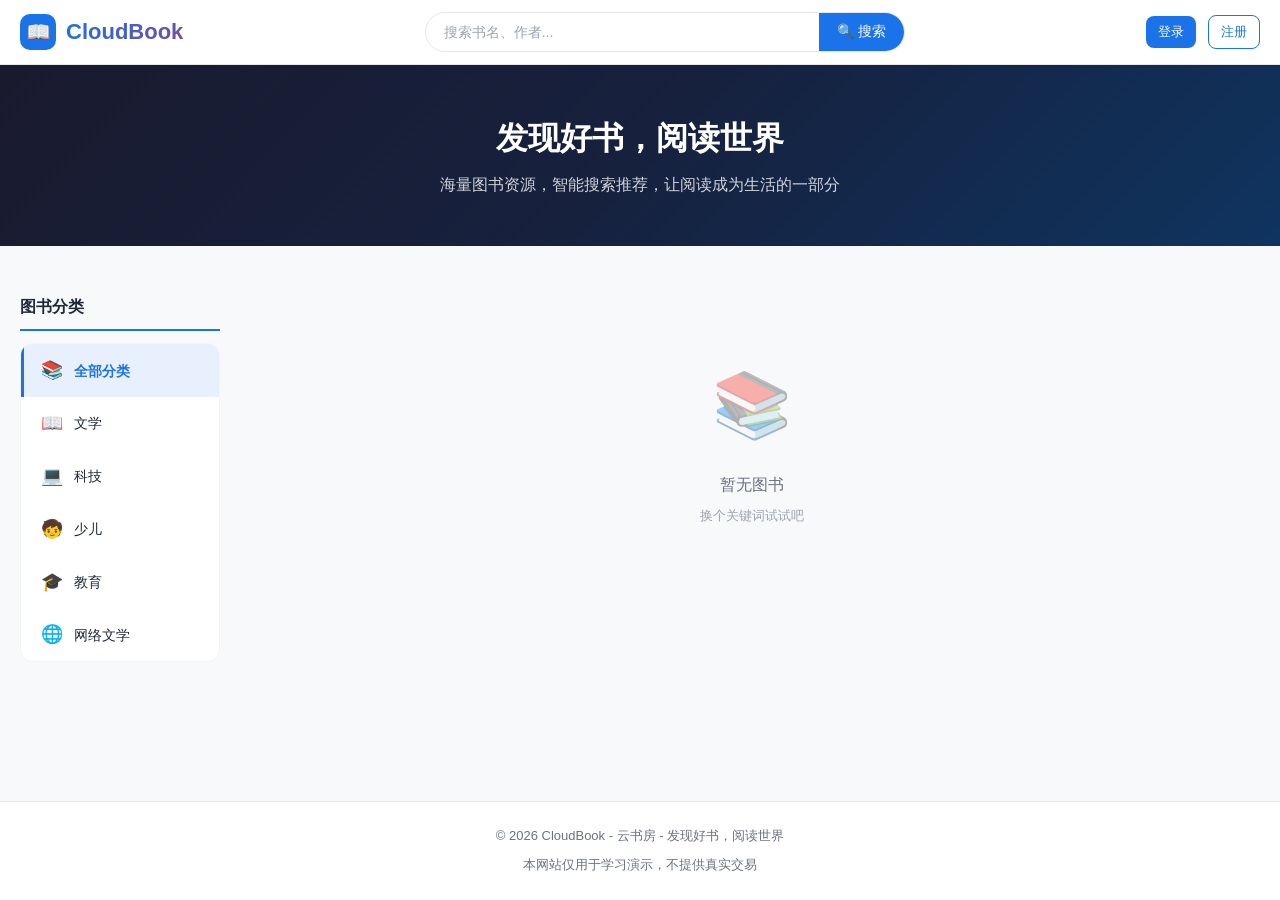
<file: frontend/index.html>
<!DOCTYPE html>
<html lang="zh-CN">
<head>
    <meta charset="UTF-8" />
    <meta name="viewport" content="width=device-width, initial-scale=1.0" />
    <title>CloudBook 云书房 - 发现好书，阅读世界</title>
    <link rel="stylesheet" href="./css/common.css" />
    <link rel="stylesheet" href="./css/components.css" />
    <link rel="stylesheet" href="./css/layout.css" />
    <link rel="stylesheet" href="./css/pages/home.css" />
</head>
<body>
    <div id="header"></div>

    <div class="home-banner">
        <div class="container">
            <h2>发现好书，阅读世界</h2>
            <p>海量图书资源，智能搜索推荐，让阅读成为生活的一部分</p>
        </div>
    </div>

    <div class="main-content">
        <div class="container">
            <div class="page-layout">
                <aside class="sidebar">
                    <div class="sidebar-title">图书分类</div>
                    <div class="category-list">
                        <div class="category-item active" data-category-id="0">
                            <span class="cat-icon">📚</span> 全部分类
                        </div>
                        <div class="category-item" data-category-id="1">
                            <span class="cat-icon">📖</span> 文学
                        </div>
                        <div class="category-item" data-category-id="2">
                            <span class="cat-icon">💻</span> 科技
                        </div>
                        <div class="category-item" data-category-id="3">
                            <span class="cat-icon">🧒</span> 少儿
                        </div>
                        <div class="category-item" data-category-id="4">
                            <span class="cat-icon">🎓</span> 教育
                        </div>
                        <div class="category-item" data-category-id="5">
                            <span class="cat-icon">🌐</span> 网络文学
                        </div>
                    </div>
                </aside>

                <div class="content-area">
                    <div class="book-grid" id="book-list">
                        <div class="loading-inline" style="grid-column:1/-1;">加载中...</div>
                    </div>
                    <div id="pagination-container"></div>
                </div>
            </div>
        </div>
    </div>

    <div id="footer"></div>

    <script src="./js/core/config.js"></script>
    <script src="./js/core/utils.js"></script>
    <script src="./js/core/api.js"></script>
    <script src="./js/modules/auth.js"></script>
    <script src="./js/modules/books.js"></script>
    <script src="./js/modules/cart.js"></script>
    <script src="./js/components/header.js"></script>
    <script src="./js/components/footer.js"></script>
    <script src="./js/components/pagination.js"></script>
    <script src="./js/components/modal.js"></script>
    <script src="./js/components/loading.js"></script>
    <script src="./js/app.js"></script>
</body>
</html>
</file>
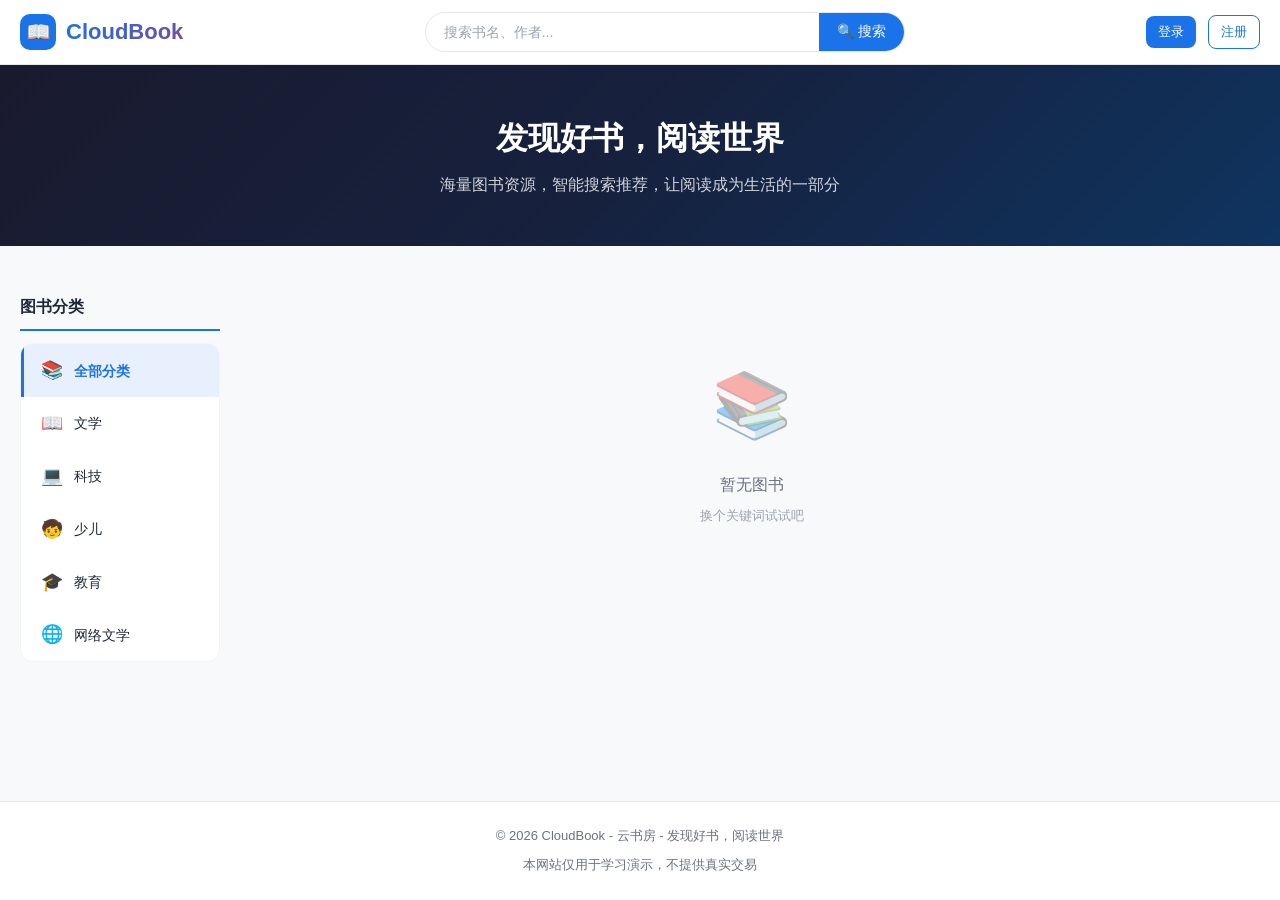
<file: frontend/book_detail.html>
<!DOCTYPE html>
<html lang="zh-CN">
<head>
    <meta charset="UTF-8" />
    <meta name="viewport" content="width=device-width, initial-scale=1.0" />
    <title>图书详情 - CloudBook 云书房</title>
    <link rel="stylesheet" href="./css/common.css" />
    <link rel="stylesheet" href="./css/components.css" />
    <link rel="stylesheet" href="./css/layout.css" />
    <style>
        .detail-container {
            background: var(--bg-white);
            border-radius: var(--radius-lg);
            padding: 32px;
            display: flex;
            gap: 32px;
            border: 1px solid var(--border-light);
        }
        .detail-cover {
            flex-shrink: 0;
            width: 280px;
            height: 364px;
            border-radius: var(--radius);
            overflow: hidden;
            background: linear-gradient(135deg, #667eea 0%, #764ba2 100%);
        }
        .detail-cover img {
            width: 100%;
            height: 100%;
            object-fit: cover;
        }
        .detail-cover .cover-placeholder {
            width: 100%;
            height: 100%;
            display: flex;
            align-items: center;
            justify-content: center;
            font-size: 72px;
            color: rgba(255,255,255,0.5);
        }
        .detail-info {
            flex: 1;
        }
        .detail-info h1 {
            font-size: 26px;
            font-weight: 700;
            margin-bottom: 8px;
        }
        .detail-info .detail-author {
            font-size: 15px;
            color: var(--text-secondary);
            margin-bottom: 4px;
        }
        .detail-info .detail-category {
            display: inline-block;
            background: var(--primary-light);
            color: var(--primary);
            padding: 4px 12px;
            border-radius: var(--radius-full);
            font-size: 13px;
            margin-bottom: 16px;
        }
        .detail-info .detail-price {
            font-size: 32px;
            font-weight: 700;
            color: #e74c3c;
            margin-bottom: 8px;
        }
        .detail-info .detail-stock {
            font-size: 14px;
            color: var(--text-secondary);
            margin-bottom: 16px;
        }
        .detail-info .detail-desc {
            font-size: 14px;
            color: var(--text-secondary);
            line-height: 1.8;
            margin-bottom: 24px;
            padding: 16px;
            background: var(--bg);
            border-radius: var(--radius);
        }
        .detail-actions {
            display: flex;
            align-items: center;
            gap: 16px;
        }
        .detail-actions .quantity-input {
            height: 44px;
        }
        .detail-actions .quantity-input button,
        .detail-actions .quantity-input input {
            height: 44px;
        }
        @media (max-width: 768px) {
            .detail-container {
                flex-direction: column;
                padding: 20px;
            }
            .detail-cover {
                width: 100%;
                max-width: 280px;
                margin: 0 auto;
            }
        }
    </style>
</head>
<body>
    <div id="header"></div>

    <div class="main-content">
        <div class="container">
            <div class="breadcrumb">
                <a href="./index.html">首页</a>
                <span class="separator">/</span>
                <span>图书详情</span>
            </div>

            <div id="detail-container">
                <div class="detail-container">
                    <div class="detail-cover" id="detail-cover">
                        <div class="cover-placeholder">📖</div>
                    </div>
                    <div class="detail-info">
                        <h1 id="detail-title">加载中...</h1>
                        <p class="detail-author" id="detail-author"></p>
                        <span class="detail-category" id="detail-category"></span>
                        <div class="detail-price" id="detail-price"></div>
                        <div class="detail-stock" id="detail-stock"></div>
                        <div class="detail-desc" id="detail-description"></div>
                        <div class="detail-actions">
                            <div class="quantity-input">
                                <button onclick="const i=document.getElementById('quantity');i.value=Math.max(1,parseInt(i.value||1)-1)">-</button>
                                <input type="number" id="quantity" value="1" min="1" />
                                <button onclick="const i=document.getElementById('quantity');i.value=parseInt(i.value||1)+1">+</button>
                            </div>
                            <button class="btn btn-primary btn-lg" id="add-cart-btn">加入购物车</button>
                        </div>
                    </div>
                </div>
            </div>
        </div>
    </div>

    <div id="footer"></div>

    <script src="./js/core/config.js"></script>
    <script src="./js/core/utils.js"></script>
    <script src="./js/core/api.js"></script>
    <script src="./js/modules/auth.js"></script>
    <script src="./js/modules/books.js"></script>
    <script src="./js/modules/cart.js"></script>
    <script src="./js/components/header.js"></script>
    <script src="./js/components/footer.js"></script>
    <script src="./js/components/modal.js"></script>
    <script src="./js/components/loading.js"></script>
    <script src="./js/app.js"></script>
</body>
</html>
</file>
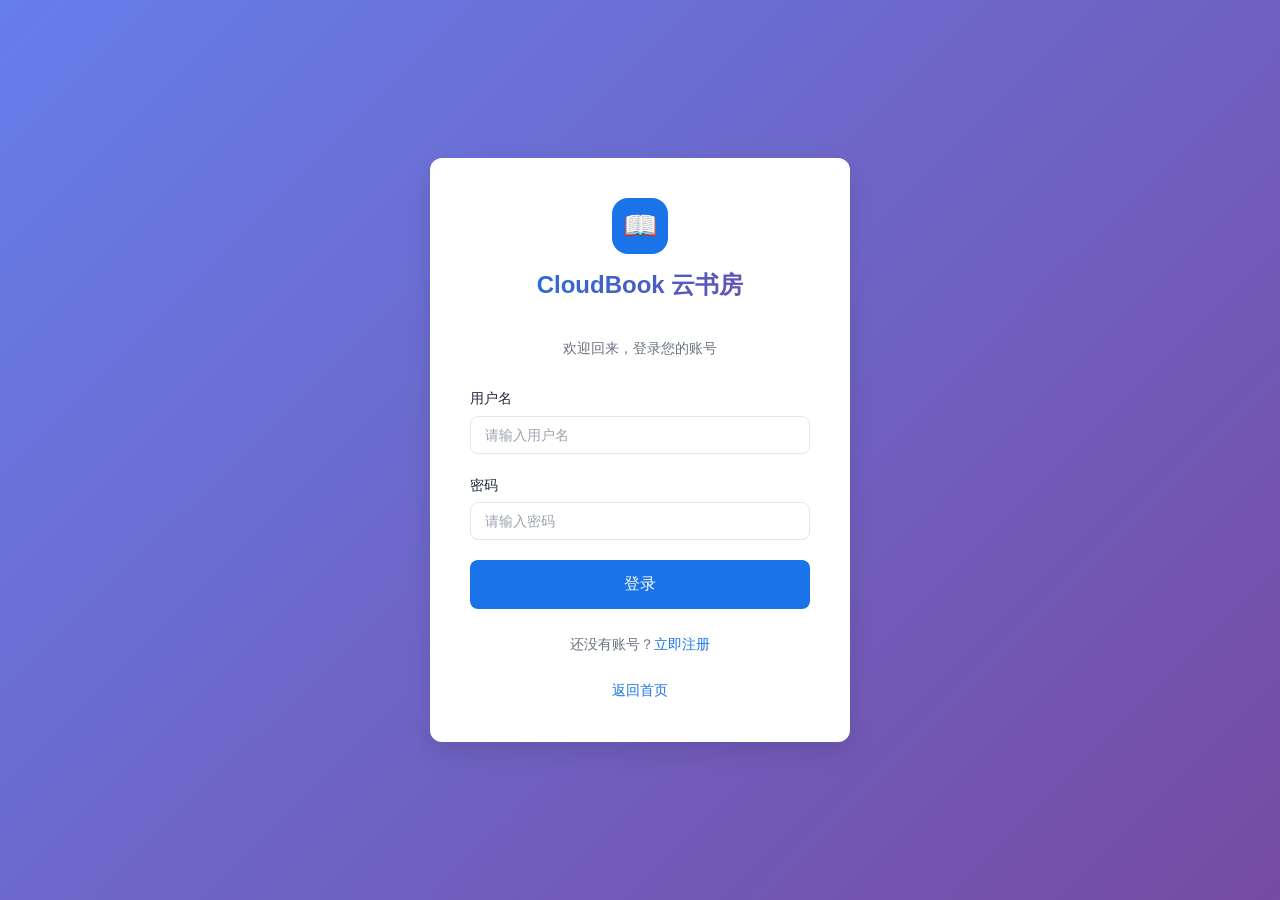
<file: frontend/cart.html>
<!DOCTYPE html>
<html lang="zh-CN">
<head>
    <meta charset="UTF-8" />
    <meta name="viewport" content="width=device-width, initial-scale=1.0" />
    <title>购物车 - CloudBook 云书房</title>
    <link rel="stylesheet" href="./css/common.css" />
    <link rel="stylesheet" href="./css/components.css" />
    <link rel="stylesheet" href="./css/layout.css" />
    <link rel="stylesheet" href="./css/pages/cart.css" />
</head>
<body>
    <div id="header"></div>

    <div class="main-content">
        <div class="container">
            <div class="breadcrumb">
                <a href="./index.html">首页</a>
                <span class="separator">/</span>
                <span>购物车</span>
            </div>

            <div class="page-header">
                <h1 class="page-title">购物车</h1>
                <div class="flex" style="gap:10px;">
                    <button class="btn btn-danger btn-sm" id="clear-cart-btn">清空购物车</button>
                </div>
            </div>

            <div id="cart-list">
                <div class="loading-inline">加载中...</div>
            </div>

            <div class="cart-total-bar" id="cart-total-bar">
                <span class="total-label">合计：</span>
                <span class="total-price" id="cart-total">¥0.00</span>
                <button class="btn btn-primary btn-lg" id="checkout-btn">去结算</button>
            </div>
        </div>
    </div>

    <div id="footer"></div>

    <script src="./js/core/config.js"></script>
    <script src="./js/core/utils.js"></script>
    <script src="./js/core/api.js"></script>
    <script src="./js/modules/auth.js"></script>
    <script src="./js/modules/cart.js"></script>
    <script src="./js/components/header.js"></script>
    <script src="./js/components/footer.js"></script>
    <script src="./js/components/modal.js"></script>
    <script src="./js/components/loading.js"></script>
    <script src="./js/app.js"></script>
</body>
</html>
</file>
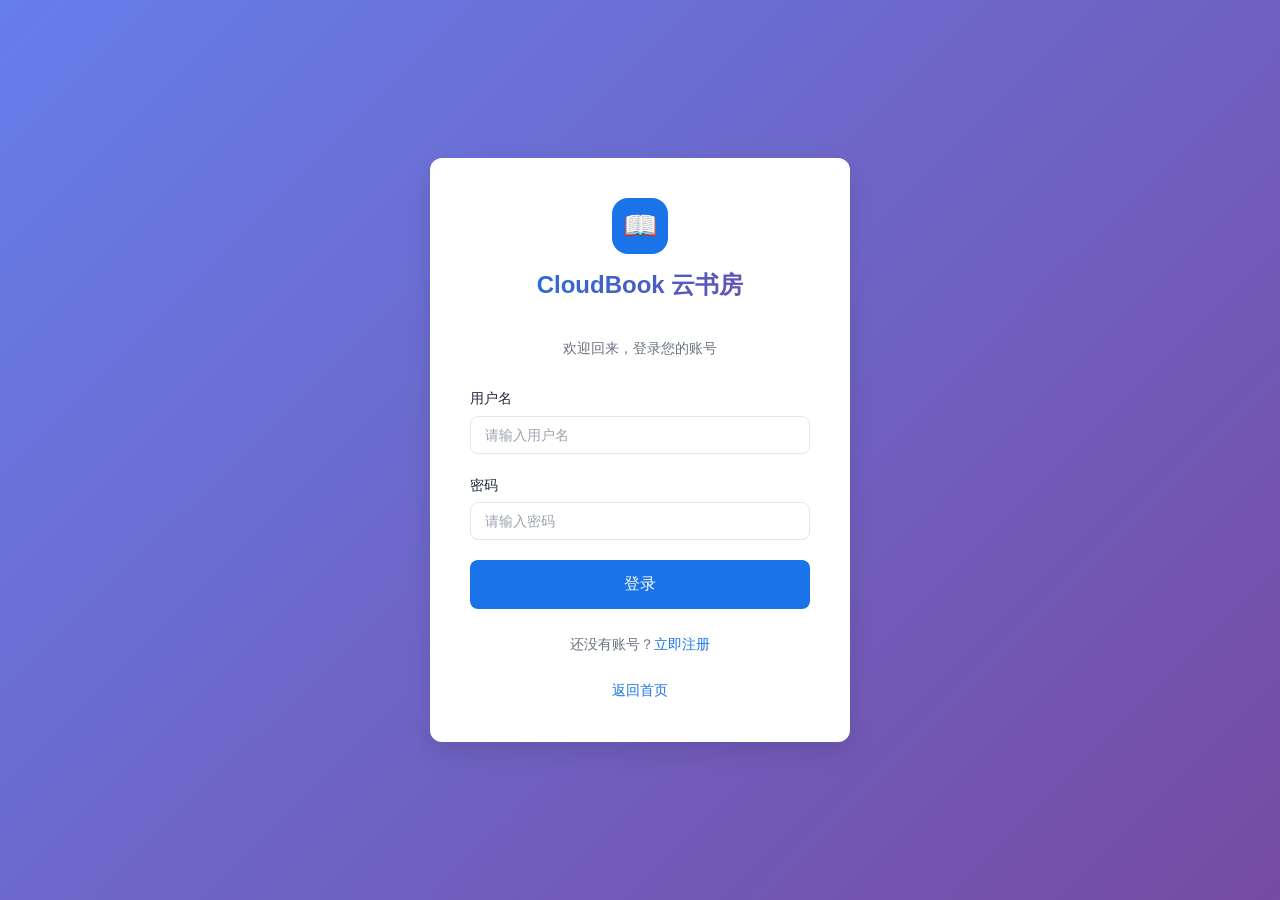
<file: frontend/login.html>
<!DOCTYPE html>
<html lang="zh-CN">
<head>
    <meta charset="UTF-8" />
    <meta name="viewport" content="width=device-width, initial-scale=1.0" />
    <title>登录 - CloudBook 云书房</title>
    <link rel="stylesheet" href="./css/common.css" />
    <link rel="stylesheet" href="./css/components.css" />
    <link rel="stylesheet" href="./css/layout.css" />
</head>
<body>
    <div class="auth-page">
        <div class="auth-card">
            <div class="auth-logo">
                <div class="logo-icon">📖</div>
                <h1>CloudBook 云书房</h1>
            </div>
            <p class="auth-subtitle">欢迎回来，登录您的账号</p>

            <form id="login-form">
                <div class="form-group">
                    <label>用户名</label>
                    <input type="text" class="form-input" id="username" placeholder="请输入用户名" autocomplete="username" />
                    <div class="form-error" id="username-error"></div>
                </div>
                <div class="form-group">
                    <label>密码</label>
                    <input type="password" class="form-input" id="password" placeholder="请输入密码" autocomplete="current-password" />
                    <div class="form-error" id="password-error"></div>
                </div>
                <button type="submit" class="btn btn-primary btn-block btn-lg" id="login-btn">登录</button>
            </form>

            <div class="auth-footer">
                还没有账号？<a href="./register.html">立即注册</a>
            </div>
            <div class="auth-footer mt-1">
                <a href="./index.html">返回首页</a>
            </div>
        </div>
    </div>

    <script src="./js/core/config.js"></script>
    <script src="./js/core/utils.js"></script>
    <script src="./js/core/api.js"></script>
    <script src="./js/modules/auth.js"></script>
    <script src="./js/components/header.js"></script>
    <script src="./js/components/footer.js"></script>
    <script src="./js/components/modal.js"></script>
    <script src="./js/components/loading.js"></script>
    <script src="./js/app.js"></script>
</body>
</html>
</file>
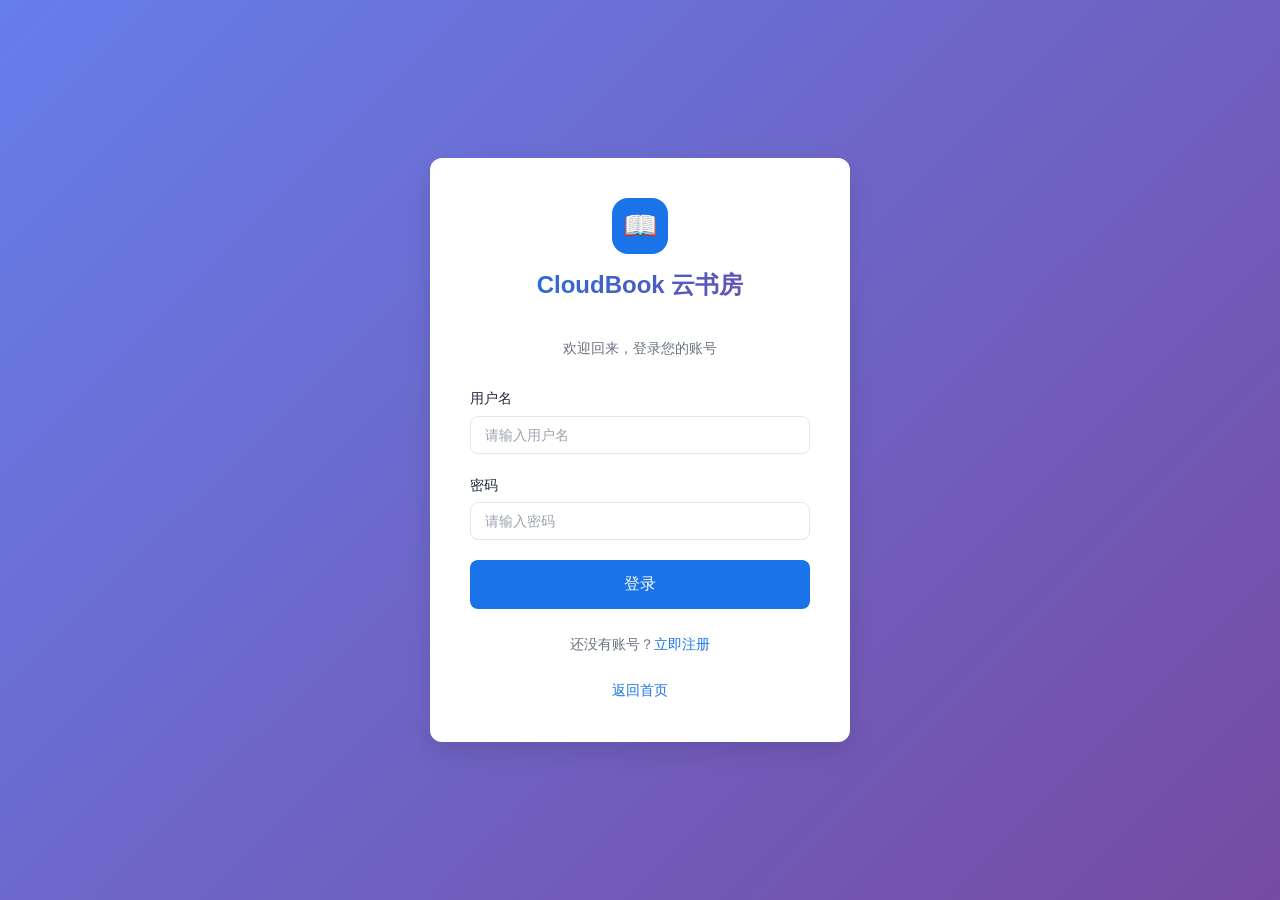
<file: frontend/my_orders.html>
<!DOCTYPE html>
<html lang="zh-CN">
<head>
    <meta charset="UTF-8" />
    <meta name="viewport" content="width=device-width, initial-scale=1.0" />
    <title>我的订单 - CloudBook 云书房</title>
    <link rel="stylesheet" href="./css/common.css" />
    <link rel="stylesheet" href="./css/components.css" />
    <link rel="stylesheet" href="./css/layout.css" />
</head>
<body>
    <div id="header"></div>

    <div class="main-content">
        <div class="container">
            <div class="breadcrumb">
                <a href="./index.html">首页</a>
                <span class="separator">/</span>
                <span>我的订单</span>
            </div>

            <div class="page-header">
                <h1 class="page-title">我的订单</h1>
            </div>

            <div id="order-list">
                <div class="loading-inline">加载中...</div>
            </div>
        </div>
    </div>

    <div id="footer"></div>

    <script src="./js/core/config.js"></script>
    <script src="./js/core/utils.js"></script>
    <script src="./js/core/api.js"></script>
    <script src="./js/modules/order.js"></script>
    <script src="./js/components/header.js"></script>
    <script src="./js/components/footer.js"></script>
    <script src="./js/components/modal.js"></script>
    <script src="./js/components/loading.js"></script>
    <script src="./js/app.js"></script>
</body>
</html>
</file>
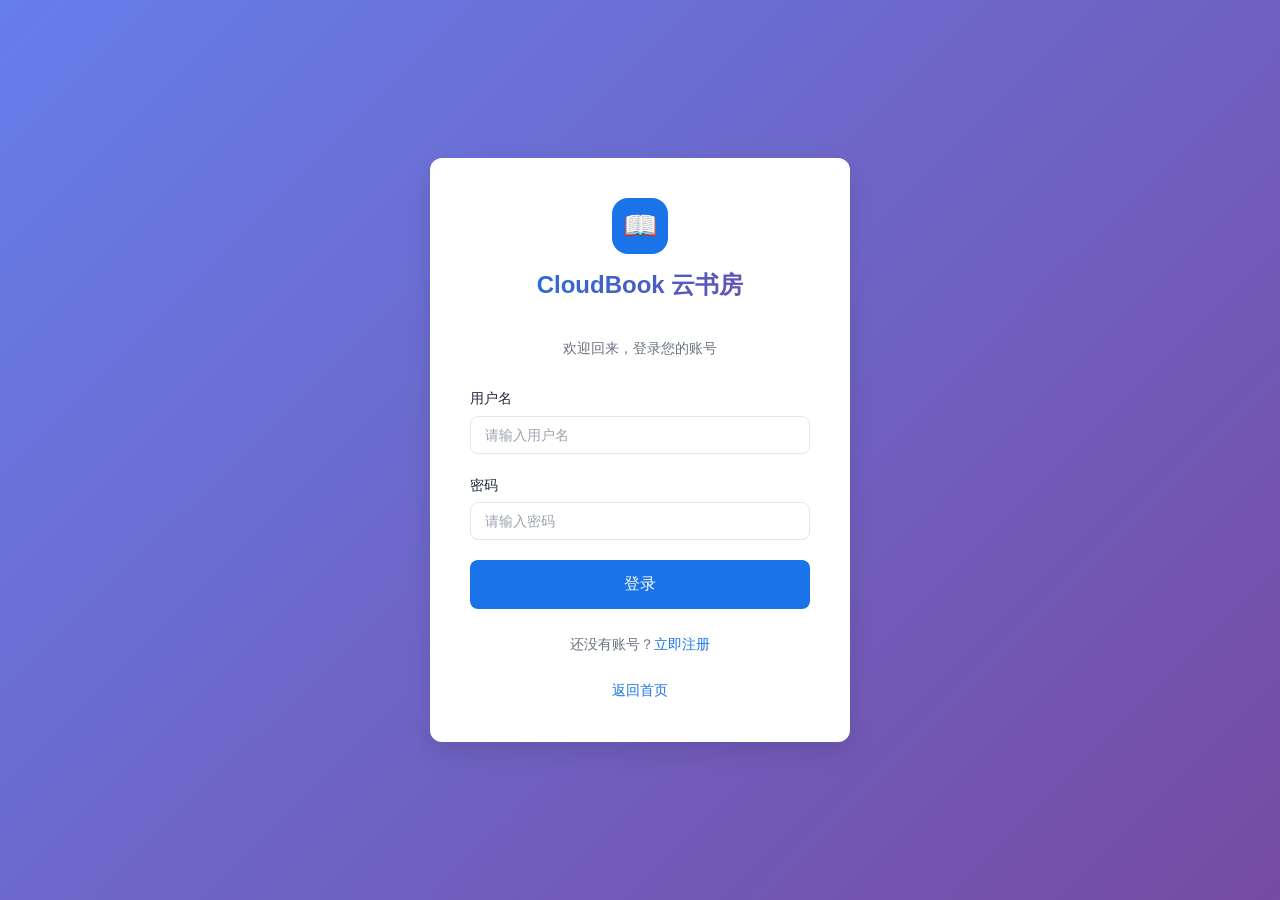
<file: frontend/order_confirm.html>
<!DOCTYPE html>
<html lang="zh-CN">
<head>
    <meta charset="UTF-8" />
    <meta name="viewport" content="width=device-width, initial-scale=1.0" />
    <title>订单确认 - CloudBook 云书房</title>
    <link rel="stylesheet" href="./css/common.css" />
    <link rel="stylesheet" href="./css/components.css" />
    <link rel="stylesheet" href="./css/layout.css" />
</head>
<body>
    <div id="header"></div>

    <div class="main-content">
        <div class="container">
            <div class="breadcrumb">
                <a href="./index.html">首页</a>
                <span class="separator">/</span>
                <a href="./cart.html">购物车</a>
                <span class="separator">/</span>
                <span>订单确认</span>
            </div>

            <h1 class="page-title mb-3">确认订单</h1>

            <div class="panel">
                <div class="panel-title">收货信息</div>
                <form id="order-form">
                    <div class="flex" style="gap:16px;">
                        <div class="form-group" style="flex:1;">
                            <label>收货地址</label>
                            <input type="text" class="form-input" id="address" placeholder="请输入详细收货地址" />
                            <div class="form-error" id="address-error"></div>
                        </div>
                        <div class="form-group" style="flex:0 0 240px;">
                            <label>联系电话</label>
                            <input type="text" class="form-input" id="phone" placeholder="请输入11位手机号" />
                            <div class="form-error" id="phone-error"></div>
                        </div>
                    </div>
                </form>
            </div>

            <div class="panel">
                <div class="panel-title">订单商品</div>
                <table class="data-table">
                    <thead>
                        <tr>
                            <th>图书</th>
                            <th>单价</th>
                            <th>数量</th>
                            <th>小计</th>
                        </tr>
                    </thead>
                    <tbody id="order-items">
                        <tr><td colspan="4" class="text-center text-muted">加载中...</td></tr>
                    </tbody>
                </table>

                <div class="flex-between mt-3">
                    <span class="text-muted">订单总额：</span>
                    <span class="font-bold" style="font-size:22px;color:#e74c3c;" id="order-total">¥0.00</span>
                </div>
            </div>

            <div class="text-right mt-3">
                <button class="btn btn-primary btn-lg" id="submit-order-btn" form="order-form">提交订单</button>
            </div>
        </div>
    </div>

    <div id="footer"></div>

    <script src="./js/core/config.js"></script>
    <script src="./js/core/utils.js"></script>
    <script src="./js/core/api.js"></script>
    <script src="./js/modules/auth.js"></script>
    <script src="./js/modules/cart.js"></script>
    <script src="./js/modules/order.js"></script>
    <script src="./js/components/header.js"></script>
    <script src="./js/components/footer.js"></script>
    <script src="./js/components/modal.js"></script>
    <script src="./js/components/loading.js"></script>
    <script src="./js/app.js"></script>
</body>
</html>
</file>
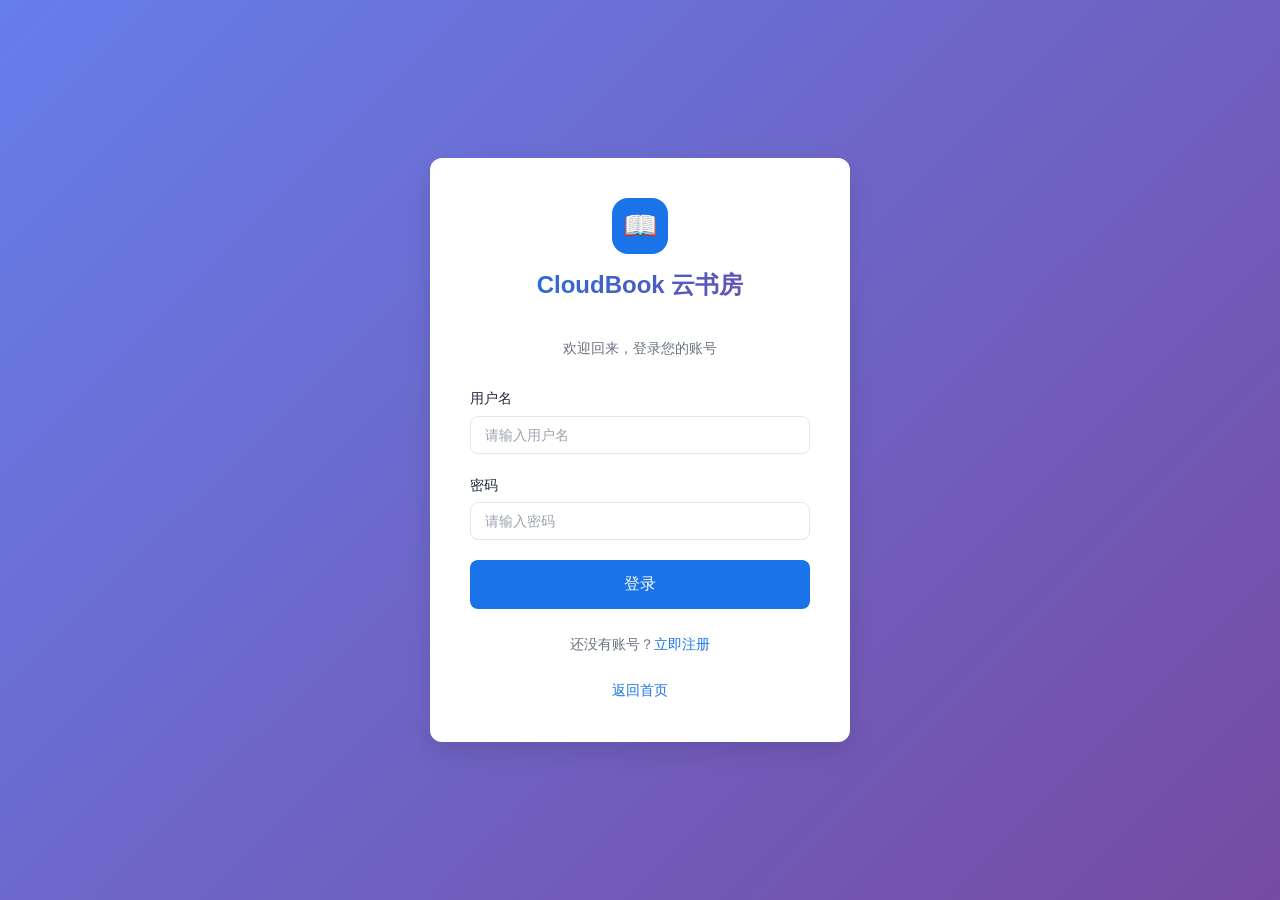
<file: frontend/order_pay.html>
<!DOCTYPE html>
<html lang="zh-CN">
<head>
    <meta charset="UTF-8" />
    <meta name="viewport" content="width=device-width, initial-scale=1.0" />
    <title>模拟支付 - CloudBook 云书房</title>
    <link rel="stylesheet" href="./css/common.css" />
    <link rel="stylesheet" href="./css/components.css" />
    <link rel="stylesheet" href="./css/layout.css" />
    <style>
        .pay-container {
            max-width: 480px;
            margin: 0 auto;
            text-align: center;
        }
        .pay-qrcode {
            width: 200px;
            height: 200px;
            margin: 0 auto 24px;
            background: var(--bg);
            border-radius: var(--radius-lg);
            display: flex;
            align-items: center;
            justify-content: center;
            font-size: 80px;
            border: 2px dashed var(--border);
        }
        .pay-info {
            background: var(--bg);
            border-radius: var(--radius);
            padding: 16px;
            margin-bottom: 24px;
        }
        .pay-steps {
            text-align: left;
            margin-bottom: 24px;
        }
        .pay-steps .step {
            display: flex;
            align-items: center;
            gap: 10px;
            padding: 10px 0;
            font-size: 14px;
            color: var(--text-secondary);
        }
        .pay-steps .step .step-num {
            width: 24px;
            height: 24px;
            background: var(--primary);
            color: #fff;
            border-radius: 50%;
            display: flex;
            align-items: center;
            justify-content: center;
            font-size: 12px;
            font-weight: 600;
            flex-shrink: 0;
        }
    </style>
</head>
<body>
    <div id="header"></div>

    <div class="main-content">
        <div class="container">
            <div class="breadcrumb">
                <a href="./index.html">首页</a>
                <span class="separator">/</span>
                <a href="./my_orders.html">我的订单</a>
                <span class="separator">/</span>
                <span>模拟支付</span>
            </div>

            <div class="pay-container">
                <h1 class="page-title text-center mb-3">模拟支付</h1>

                <div class="panel">
                    <div class="pay-info">
                        <p class="text-muted">订单号</p>
                        <p class="font-bold" style="font-size:18px;" id="order-id">-</p>
                    </div>

                    <div class="pay-qrcode" id="qrcode">
                        📱
                    </div>

                    <p class="text-muted mb-3" style="font-size:13px;">请使用手机扫描二维码完成支付</p>

                    <div class="pay-steps">
                        <div class="step">
                            <span class="step-num">1</span>
                            打开手机支付App
                        </div>
                        <div class="step">
                            <span class="step-num">2</span>
                            扫描上方二维码
                        </div>
                        <div class="step">
                            <span class="step-num">3</span>
                            确认支付金额并完成支付
                        </div>
                        <div class="step">
                            <span class="step-num">4</span>
                            点击下方按钮确认
                        </div>
                    </div>

                    <button class="btn btn-primary btn-lg btn-block" id="pay-btn">我已支付，下一步</button>
                </div>
            </div>
        </div>
    </div>

    <div id="footer"></div>

    <script src="./js/core/config.js"></script>
    <script src="./js/core/utils.js"></script>
    <script src="./js/core/api.js"></script>
    <script src="./js/modules/order.js"></script>
    <script src="./js/components/header.js"></script>
    <script src="./js/components/footer.js"></script>
    <script src="./js/components/modal.js"></script>
    <script src="./js/components/loading.js"></script>
    <script src="./js/app.js"></script>
</body>
</html>
</file>
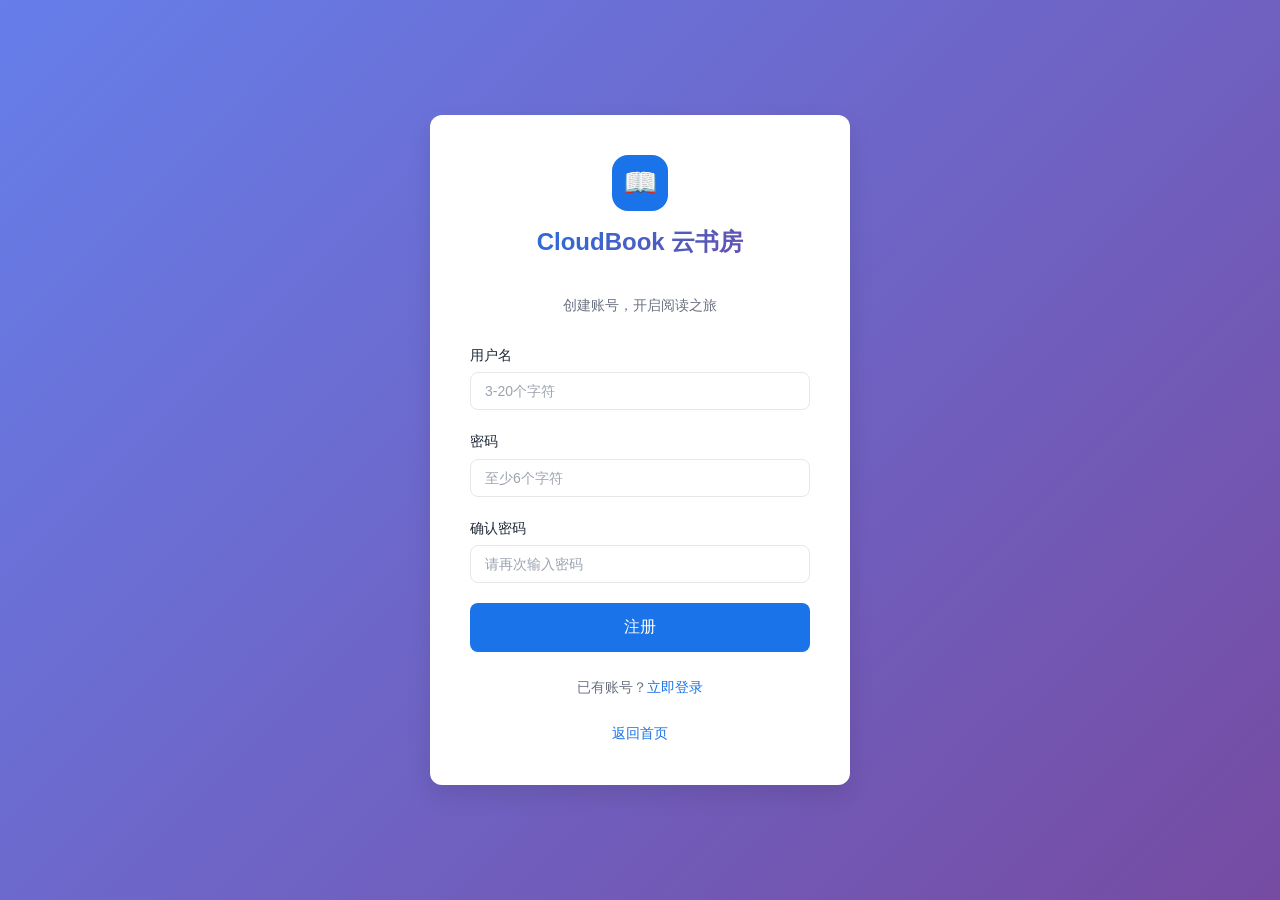
<file: frontend/register.html>
<!DOCTYPE html>
<html lang="zh-CN">
<head>
    <meta charset="UTF-8" />
    <meta name="viewport" content="width=device-width, initial-scale=1.0" />
    <title>注册 - CloudBook 云书房</title>
    <link rel="stylesheet" href="./css/common.css" />
    <link rel="stylesheet" href="./css/components.css" />
    <link rel="stylesheet" href="./css/layout.css" />
</head>
<body>
    <div class="auth-page">
        <div class="auth-card">
            <div class="auth-logo">
                <div class="logo-icon">📖</div>
                <h1>CloudBook 云书房</h1>
            </div>
            <p class="auth-subtitle">创建账号，开启阅读之旅</p>

            <form id="register-form">
                <div class="form-group">
                    <label>用户名</label>
                    <input type="text" class="form-input" id="username" placeholder="3-20个字符" autocomplete="username" />
                    <div class="form-error" id="username-error"></div>
                </div>
                <div class="form-group">
                    <label>密码</label>
                    <input type="password" class="form-input" id="password" placeholder="至少6个字符" autocomplete="new-password" />
                    <div class="form-error" id="password-error"></div>
                </div>
                <div class="form-group">
                    <label>确认密码</label>
                    <input type="password" class="form-input" id="confirm-password" placeholder="请再次输入密码" autocomplete="new-password" />
                    <div class="form-error" id="confirm-error"></div>
                </div>
                <button type="submit" class="btn btn-primary btn-block btn-lg" id="register-btn">注册</button>
            </form>

            <div class="auth-footer">
                已有账号？<a href="./login.html">立即登录</a>
            </div>
            <div class="auth-footer mt-1">
                <a href="./index.html">返回首页</a>
            </div>
        </div>
    </div>

    <script src="./js/core/config.js"></script>
    <script src="./js/core/utils.js"></script>
    <script src="./js/core/api.js"></script>
    <script src="./js/modules/auth.js"></script>
    <script src="./js/components/header.js"></script>
    <script src="./js/components/footer.js"></script>
    <script src="./js/components/modal.js"></script>
    <script src="./js/components/loading.js"></script>
    <script src="./js/app.js"></script>
</body>
</html>
</file>
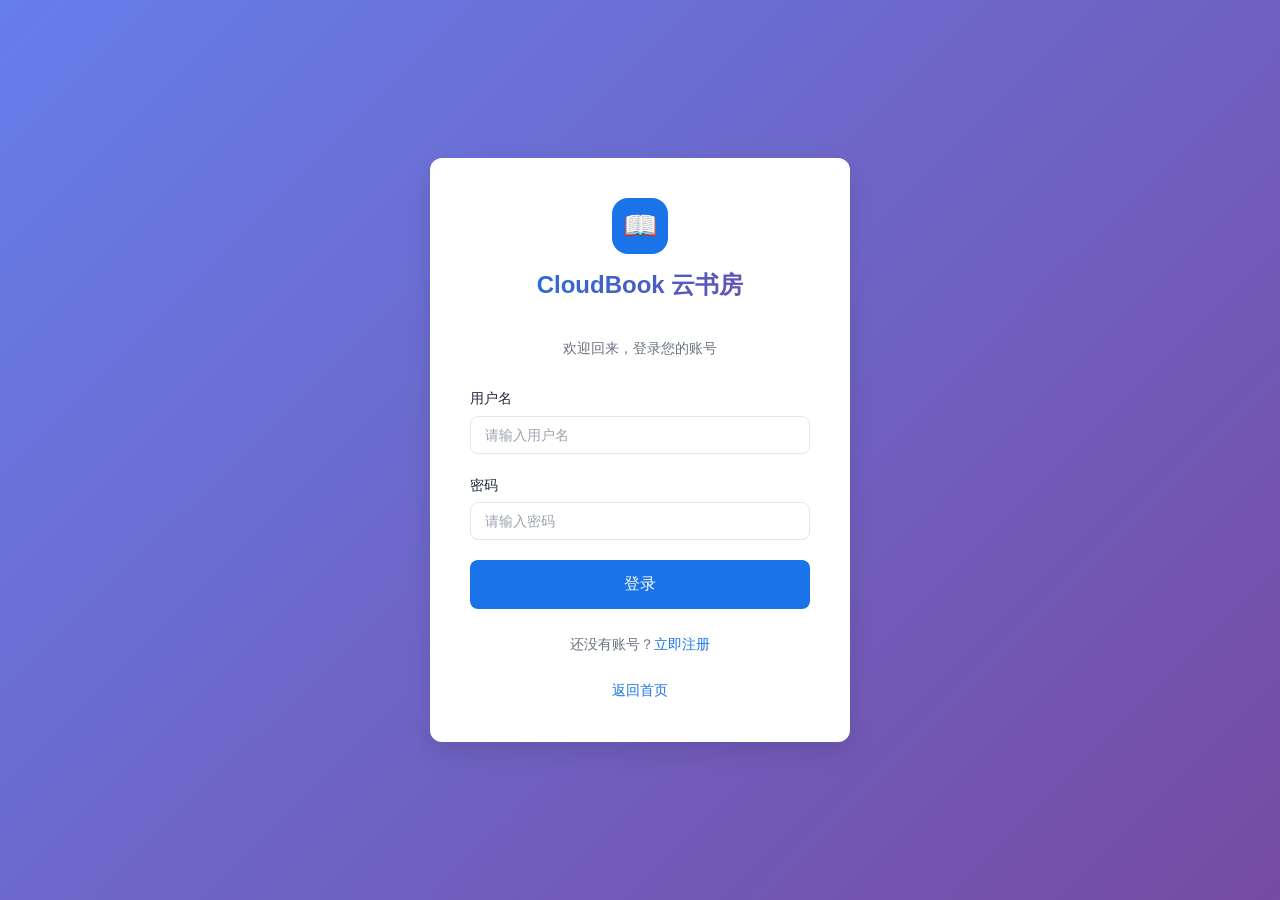
<file: frontend/admin/books.html>
<!DOCTYPE html>
<html lang="zh-CN">
<head>
    <meta charset="UTF-8" />
    <meta name="viewport" content="width=device-width, initial-scale=1.0" />
    <title>图书管理 - CloudBook 后台</title>
    <link rel="stylesheet" href="../css/common.css" />
    <link rel="stylesheet" href="../css/components.css" />
    <link rel="stylesheet" href="../css/layout.css" />
    <link rel="stylesheet" href="../css/pages/admin.css" />
</head>
<body>
    <div id="header"></div>

    <div class="main-content">
        <div class="container">
            <div class="breadcrumb">
                <a href="../index.html">首页</a>
                <span class="separator">/</span>
                <span>后台</span>
                <span class="separator">/</span>
                <span>图书管理</span>
            </div>

            <div class="page-header">
                <div>
                    <h1 class="page-title">图书管理</h1>
                    <p class="page-subtitle">添加、编辑、删除图书，管理上下架状态</p>
                </div>
                <a href="./orders.html" class="btn btn-outline">订单管理</a>
            </div>

            <div class="admin-toolbar">
                <div class="toolbar-left">
                    <button class="btn btn-primary" id="add-book-btn">+ 添加图书</button>
                </div>
                <div class="toolbar-search">
                    <input type="text" id="admin-book-search" placeholder="搜索书名..." />
                    <button class="btn btn-secondary btn-sm" id="admin-book-search-btn">搜索</button>
                </div>
            </div>

            <div id="admin-book-list">
                <div class="loading-inline">加载中...</div>
            </div>
            <div id="admin-book-pagination"></div>
        </div>
    </div>

    <div id="footer"></div>

    <script src="../js/core/config.js"></script>
    <script src="../js/core/utils.js"></script>
    <script src="../js/core/api.js"></script>
    <script src="../js/modules/auth.js"></script>
    <script src="../js/modules/cart.js"></script>
    <script src="../js/modules/admin.js"></script>
    <script src="../js/components/header.js"></script>
    <script src="../js/components/footer.js"></script>
    <script src="../js/components/pagination.js"></script>
    <script src="../js/components/modal.js"></script>
    <script src="../js/components/loading.js"></script>
    <script src="../js/app.js"></script>
</body>
</html>
</file>
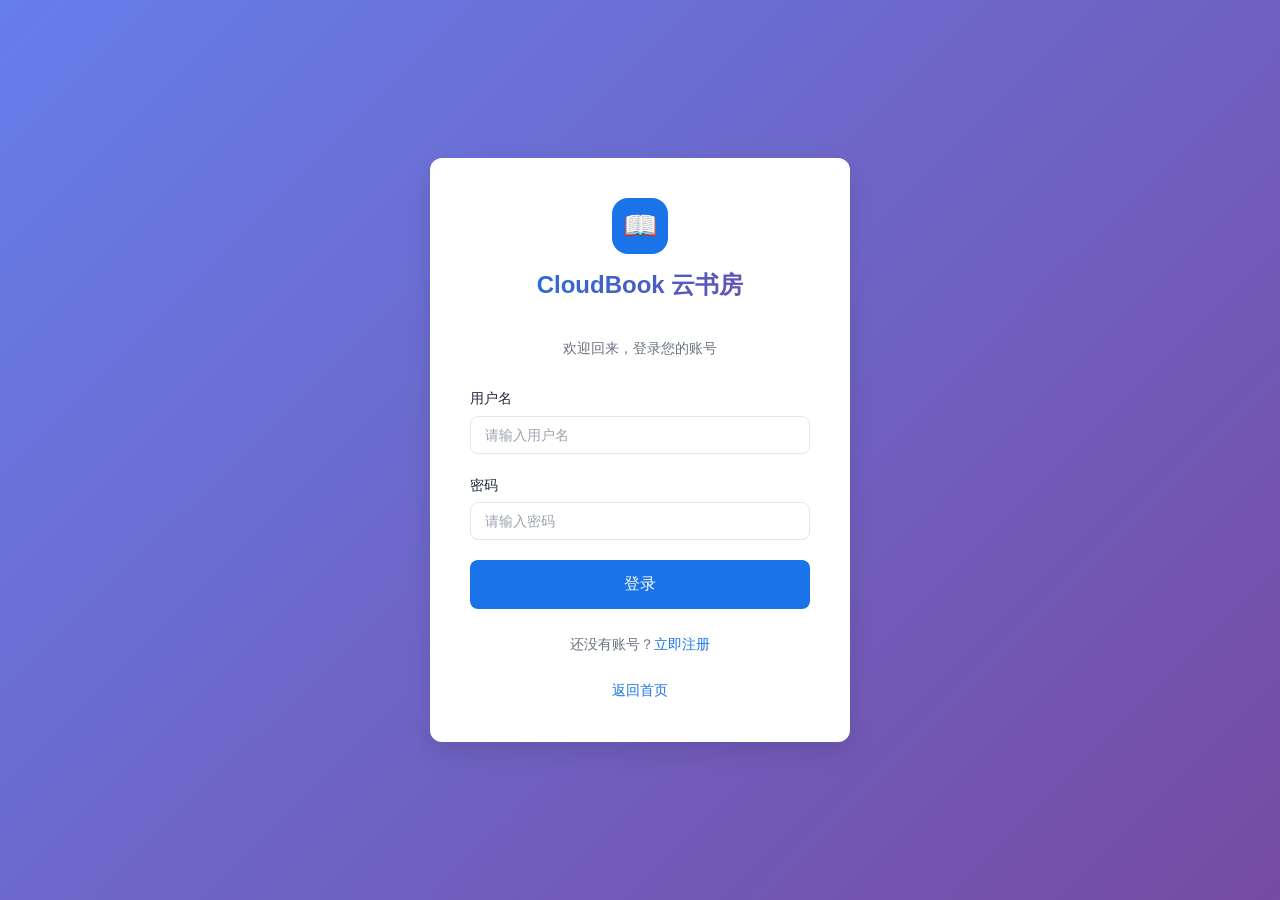
<file: frontend/admin/orders.html>
<!DOCTYPE html>
<html lang="zh-CN">
<head>
    <meta charset="UTF-8" />
    <meta name="viewport" content="width=device-width, initial-scale=1.0" />
    <title>订单管理 - CloudBook 后台</title>
    <link rel="stylesheet" href="../css/common.css" />
    <link rel="stylesheet" href="../css/components.css" />
    <link rel="stylesheet" href="../css/layout.css" />
    <link rel="stylesheet" href="../css/pages/admin.css" />
</head>
<body>
    <div id="header"></div>

    <div class="main-content">
        <div class="container">
            <div class="breadcrumb">
                <a href="../index.html">首页</a>
                <span class="separator">/</span>
                <span>后台</span>
                <span class="separator">/</span>
                <span>订单管理</span>
            </div>

            <div class="page-header">
                <div>
                    <h1 class="page-title">订单管理</h1>
                    <p class="page-subtitle">查看所有订单，处理发货操作</p>
                </div>
                <a href="./books.html" class="btn btn-outline">图书管理</a>
            </div>

            <div id="admin-order-list">
                <div class="loading-inline">加载中...</div>
            </div>
            <div id="admin-order-pagination"></div>
        </div>
    </div>

    <div id="footer"></div>

    <script src="../js/core/config.js"></script>
    <script src="../js/core/utils.js"></script>
    <script src="../js/core/api.js"></script>
    <script src="../js/modules/auth.js"></script>
    <script src="../js/modules/cart.js"></script>
    <script src="../js/modules/admin.js"></script>
    <script src="../js/components/header.js"></script>
    <script src="../js/components/footer.js"></script>
    <script src="../js/components/pagination.js"></script>
    <script src="../js/components/modal.js"></script>
    <script src="../js/components/loading.js"></script>
    <script src="../js/app.js"></script>
</body>
</html>
</file>
<file: frontend/css/common.css>
/**
 * 全局公共样式 - Z-Library 风格
 */

/* ===== CSS 变量 ===== */
:root {
    --primary: #1a73e8;
    --primary-hover: #1557b0;
    --primary-light: #e8f0fe;
    --bg: #f8f9fb;
    --bg-white: #ffffff;
    --bg-dark: #1a1a2e;
    --text: #1f2937;
    --text-secondary: #6b7280;
    --text-light: #9ca3af;
    --border: #e5e7eb;
    --border-light: #f3f4f6;
    --danger: #ef4444;
    --danger-hover: #dc2626;
    --success: #10b981;
    --warning: #f59e0b;
    --shadow-sm: 0 1px 2px rgba(0,0,0,0.05);
    --shadow: 0 1px 3px rgba(0,0,0,0.1), 0 1px 2px rgba(0,0,0,0.06);
    --shadow-md: 0 4px 6px rgba(0,0,0,0.07), 0 2px 4px rgba(0,0,0,0.06);
    --shadow-lg: 0 10px 25px rgba(0,0,0,0.1);
    --radius: 8px;
    --radius-lg: 12px;
    --radius-full: 9999px;
    --transition: 0.2s ease;
    --max-width: 1280px;
}

/* ===== 重置样式 ===== */
*, *::before, *::after {
    margin: 0;
    padding: 0;
    box-sizing: border-box;
}

html {
    font-size: 16px;
    scroll-behavior: smooth;
}

body {
    font-family: -apple-system, BlinkMacSystemFont, 'Segoe UI', 'PingFang SC', 'Microsoft YaHei', sans-serif;
    color: var(--text);
    background: var(--bg);
    line-height: 1.6;
    min-height: 100vh;
    display: flex;
    flex-direction: column;
}

a {
    color: var(--primary);
    text-decoration: none;
    transition: color var(--transition);
}

a:hover {
    color: var(--primary-hover);
}

img {
    max-width: 100%;
    height: auto;
    display: block;
}

ul, ol {
    list-style: none;
}

input, button, select, textarea {
    font-family: inherit;
    font-size: inherit;
    outline: none;
}

button {
    cursor: pointer;
    border: none;
    background: none;
}

/* ===== 通用类 ===== */
.container {
    max-width: var(--max-width);
    margin: 0 auto;
    padding: 0 20px;
    width: 100%;
}

.flex {
    display: flex;
}

.flex-col {
    display: flex;
    flex-direction: column;
}

.flex-center {
    display: flex;
    align-items: center;
    justify-content: center;
}

.flex-between {
    display: flex;
    align-items: center;
    justify-content: space-between;
}

.text-center {
    text-align: center;
}

.text-right {
    text-align: right;
}

.text-muted {
    color: var(--text-secondary);
}

.text-danger {
    color: var(--danger);
}

.text-success {
    color: var(--success);
}

.font-bold {
    font-weight: 600;
}

.mt-1 { margin-top: 0.5rem; }
.mt-2 { margin-top: 1rem; }
.mt-3 { margin-top: 1.5rem; }
.mt-4 { margin-top: 2rem; }
.mb-1 { margin-bottom: 0.5rem; }
.mb-2 { margin-bottom: 1rem; }
.mb-3 { margin-bottom: 1.5rem; }
.mb-4 { margin-bottom: 2rem; }
.mr-1 { margin-right: 0.5rem; }
.mr-2 { margin-right: 1rem; }
.ml-1 { margin-left: 0.5rem; }
.ml-2 { margin-left: 1rem; }

/* ===== 动画 ===== */
@keyframes slideIn {
    from { transform: translateX(100%); opacity: 0; }
    to { transform: translateX(0); opacity: 1; }
}

@keyframes fadeIn {
    from { opacity: 0; }
    to { opacity: 1; }
}

@keyframes spin {
    to { transform: rotate(360deg); }
}

@keyframes pulse {
    0%, 100% { opacity: 1; }
    50% { opacity: 0.5; }
}

/* ===== 滚动条 ===== */
::-webkit-scrollbar {
    width: 6px;
    height: 6px;
}

::-webkit-scrollbar-track {
    background: var(--border-light);
}

::-webkit-scrollbar-thumb {
    background: #c1c1c1;
    border-radius: 3px;
}

::-webkit-scrollbar-thumb:hover {
    background: #a1a1a1;
}

/* ===== 主内容区域 ===== */
.main-content {
    flex: 1;
    padding: 24px 0;
}

/* ===== 响应式 ===== */
@media (max-width: 768px) {
    .container {
        padding: 0 12px;
    }
    .main-content {
        padding: 16px 0;
    }
}
</file>
<file: frontend/css/components.css>
/**
 * 组件样式 - Z-Library 风格
 */

/* ===== 按钮 ===== */
.btn {
    display: inline-flex;
    align-items: center;
    justify-content: center;
    gap: 6px;
    padding: 10px 20px;
    border-radius: var(--radius);
    font-size: 14px;
    font-weight: 500;
    transition: all var(--transition);
    white-space: nowrap;
    user-select: none;
}

.btn-primary {
    background: var(--primary);
    color: #fff;
}

.btn-primary:hover {
    background: var(--primary-hover);
    box-shadow: var(--shadow-md);
}

.btn-secondary {
    background: var(--bg);
    color: var(--text);
    border: 1px solid var(--border);
}

.btn-secondary:hover {
    background: var(--border-light);
}

.btn-danger {
    background: var(--danger);
    color: #fff;
}

.btn-danger:hover {
    background: var(--danger-hover);
}

.btn-outline {
    background: transparent;
    color: var(--primary);
    border: 1px solid var(--primary);
}

.btn-outline:hover {
    background: var(--primary-light);
}

.btn-sm {
    padding: 6px 12px;
    font-size: 13px;
}

.btn-lg {
    padding: 14px 28px;
    font-size: 16px;
}

.btn-block {
    width: 100%;
}

.btn:disabled {
    opacity: 0.5;
    cursor: not-allowed;
}

/* ===== 图书卡片 ===== */
.book-card {
    background: var(--bg-white);
    border-radius: var(--radius-lg);
    overflow: hidden;
    transition: all var(--transition);
    cursor: pointer;
    border: 1px solid var(--border-light);
    position: relative;
}

.book-card:hover {
    transform: translateY(-4px);
    box-shadow: var(--shadow-lg);
    border-color: var(--primary);
}

.book-card .book-cover {
    position: relative;
    width: 100%;
    padding-top: 130%;
    background: linear-gradient(135deg, #667eea 0%, #764ba2 100%);
    overflow: hidden;
}

.book-card .book-cover img {
    position: absolute;
    top: 0;
    left: 0;
    width: 100%;
    height: 100%;
    object-fit: cover;
    transition: transform 0.4s ease;
}

.book-card:hover .book-cover img {
    transform: scale(1.05);
}

.book-card .book-cover .cover-placeholder {
    position: absolute;
    top: 0;
    left: 0;
    width: 100%;
    height: 100%;
    display: flex;
    align-items: center;
    justify-content: center;
    font-size: 48px;
    color: rgba(255,255,255,0.6);
    background: linear-gradient(135deg, #667eea 0%, #764ba2 100%);
}

.book-card .book-info {
    padding: 14px;
}

.book-card .book-title {
    font-size: 15px;
    font-weight: 600;
    color: var(--text);
    margin-bottom: 6px;
    display: -webkit-box;
    -webkit-line-clamp: 2;
    -webkit-box-orient: vertical;
    line-clamp: 2;
    overflow: hidden;
    line-height: 1.4;
    min-height: 42px;
}

.book-card .book-author {
    font-size: 13px;
    color: var(--text-secondary);
    margin-bottom: 8px;
    display: -webkit-box;
    -webkit-line-clamp: 1;
    -webkit-box-orient: vertical;
    line-clamp: 1;
    overflow: hidden;
}

.book-card .book-footer {
    display: flex;
    align-items: center;
    justify-content: space-between;
}

.book-card .book-price {
    font-size: 18px;
    font-weight: 700;
    color: #e74c3c;
}

.book-card .book-price .unit {
    font-size: 13px;
    font-weight: 500;
}

.book-card .book-stock {
    font-size: 12px;
    color: var(--text-light);
}

.book-card .book-category-tag {
    position: absolute;
    top: 10px;
    left: 10px;
    background: rgba(0,0,0,0.6);
    color: #fff;
    padding: 3px 10px;
    border-radius: var(--radius-full);
    font-size: 11px;
    z-index: 1;
}

/* ===== 表格 ===== */
.data-table {
    width: 100%;
    border-collapse: collapse;
    background: var(--bg-white);
    border-radius: var(--radius-lg);
    overflow: hidden;
    box-shadow: var(--shadow-sm);
}

.data-table thead {
    background: var(--bg);
}

.data-table th {
    padding: 14px 16px;
    text-align: left;
    font-weight: 600;
    font-size: 13px;
    color: var(--text-secondary);
    text-transform: uppercase;
    letter-spacing: 0.5px;
    border-bottom: 2px solid var(--border);
}

.data-table td {
    padding: 14px 16px;
    border-bottom: 1px solid var(--border-light);
    font-size: 14px;
    color: var(--text);
}

.data-table tbody tr:hover {
    background: var(--primary-light);
}

.data-table .table-cover {
    width: 40px;
    height: 52px;
    border-radius: 4px;
    object-fit: cover;
    background: linear-gradient(135deg, #667eea 0%, #764ba2 100%);
}

/* ===== 表单 ===== */
.form-group {
    margin-bottom: 20px;
}

.form-group label {
    display: block;
    margin-bottom: 6px;
    font-size: 14px;
    font-weight: 500;
    color: var(--text);
}

.form-input {
    width: 100%;
    padding: 10px 14px;
    border: 1px solid var(--border);
    border-radius: var(--radius);
    font-size: 14px;
    color: var(--text);
    background: var(--bg-white);
    transition: border-color var(--transition), box-shadow var(--transition);
}

.form-input:focus {
    border-color: var(--primary);
    box-shadow: 0 0 0 3px var(--primary-light);
}

.form-input::placeholder {
    color: var(--text-light);
}

.form-input.error {
    border-color: var(--danger);
}

.form-error {
    font-size: 12px;
    color: var(--danger);
    margin-top: 4px;
}

textarea.form-input {
    resize: vertical;
    min-height: 80px;
}

select.form-input {
    appearance: none;
    background-image: url("data:image/svg+xml,%3Csvg xmlns='http://www.w3.org/2000/svg' width='12' height='12' fill='%236b7280' viewBox='0 0 16 16'%3E%3Cpath d='M8 11L3 6h10z'/%3E%3C/svg%3E");
    background-repeat: no-repeat;
    background-position: right 12px center;
    padding-right: 36px;
}

/* ===== 弹窗/模态框 ===== */
.modal-overlay {
    position: fixed;
    top: 0;
    left: 0;
    width: 100%;
    height: 100%;
    background: rgba(0,0,0,0.5);
    z-index: 1000;
    display: flex;
    align-items: center;
    justify-content: center;
    animation: fadeIn 0.2s ease;
}

.modal {
    background: var(--bg-white);
    border-radius: var(--radius-lg);
    width: 90%;
    max-width: 520px;
    max-height: 80vh;
    overflow-y: auto;
    box-shadow: var(--shadow-lg);
    animation: fadeIn 0.3s ease;
}

.modal-header {
    display: flex;
    align-items: center;
    justify-content: space-between;
    padding: 20px 24px;
    border-bottom: 1px solid var(--border-light);
}

.modal-header h3 {
    font-size: 18px;
    font-weight: 600;
}

.modal-close {
    width: 32px;
    height: 32px;
    border-radius: 50%;
    display: flex;
    align-items: center;
    justify-content: center;
    font-size: 20px;
    color: var(--text-secondary);
    transition: all var(--transition);
}

.modal-close:hover {
    background: var(--bg);
    color: var(--text);
}

.modal-body {
    padding: 24px;
}

.modal-footer {
    padding: 16px 24px;
    border-top: 1px solid var(--border-light);
    display: flex;
    justify-content: flex-end;
    gap: 10px;
}

/* ===== 分页 ===== */
.pagination {
    display: flex;
    align-items: center;
    justify-content: center;
    gap: 4px;
    margin-top: 32px;
}

.pagination .page-btn {
    min-width: 36px;
    height: 36px;
    display: flex;
    align-items: center;
    justify-content: center;
    padding: 0 8px;
    border-radius: var(--radius);
    font-size: 14px;
    color: var(--text);
    background: var(--bg-white);
    border: 1px solid var(--border);
    transition: all var(--transition);
}

.pagination .page-btn:hover:not(.active):not(:disabled) {
    border-color: var(--primary);
    color: var(--primary);
}

.pagination .page-btn.active {
    background: var(--primary);
    color: #fff;
    border-color: var(--primary);
}

.pagination .page-btn:disabled {
    opacity: 0.4;
    cursor: not-allowed;
}

.pagination .page-info {
    font-size: 13px;
    color: var(--text-secondary);
    margin: 0 8px;
}

/* ===== 加载动画 ===== */
.loading-overlay {
    position: fixed;
    top: 0;
    left: 0;
    width: 100%;
    height: 100%;
    background: rgba(255,255,255,0.8);
    z-index: 9999;
    display: flex;
    align-items: center;
    justify-content: center;
}

.loading-spinner {
    width: 40px;
    height: 40px;
    border: 3px solid var(--border);
    border-top-color: var(--primary);
    border-radius: 50%;
    animation: spin 0.8s linear infinite;
}

.loading-inline {
    display: flex;
    align-items: center;
    justify-content: center;
    padding: 40px;
    color: var(--text-secondary);
    font-size: 14px;
}

.loading-inline::before {
    content: '';
    width: 20px;
    height: 20px;
    border: 2px solid var(--border);
    border-top-color: var(--primary);
    border-radius: 50%;
    animation: spin 0.8s linear infinite;
    margin-right: 10px;
}

/* ===== 空状态 ===== */
.empty-state {
    text-align: center;
    padding: 60px 20px;
    color: var(--text-secondary);
}

.empty-state .empty-icon {
    font-size: 64px;
    margin-bottom: 16px;
    opacity: 0.4;
}

.empty-state p {
    font-size: 16px;
    margin-bottom: 8px;
}

.empty-state .sub-text {
    font-size: 13px;
    color: var(--text-light);
}

/* ===== 状态标签 ===== */
.status-badge {
    display: inline-block;
    padding: 4px 12px;
    border-radius: var(--radius-full);
    font-size: 12px;
    font-weight: 500;
}

.status-pending {
    background: #fef3c7;
    color: #92400e;
}

.status-paid {
    background: #dbeafe;
    color: #1e40af;
}

.status-done {
    background: #d1fae5;
    color: #065f46;
}

.status-cancelled {
    background: #fee2e2;
    color: #991b1b;
}

/* ===== 搜索框 ===== */
.search-box {
    display: flex;
    align-items: center;
    background: var(--bg-white);
    border: 1px solid var(--border);
    border-radius: var(--radius-full);
    overflow: hidden;
    transition: border-color var(--transition), box-shadow var(--transition);
}

.search-box:focus-within {
    border-color: var(--primary);
    box-shadow: 0 0 0 3px var(--primary-light);
}

.search-box input {
    flex: 1;
    border: none;
    padding: 10px 18px;
    font-size: 14px;
    background: transparent;
    color: var(--text);
}

.search-box input::placeholder {
    color: var(--text-light);
}

.search-box button {
    padding: 10px 18px;
    background: var(--primary);
    color: #fff;
    font-size: 14px;
    transition: background var(--transition);
}

.search-box button:hover {
    background: var(--primary-hover);
}

/* ===== 数量选择器 ===== */
.quantity-input {
    display: flex;
    align-items: center;
    border: 1px solid var(--border);
    border-radius: var(--radius);
    overflow: hidden;
}

.quantity-input button {
    width: 32px;
    height: 32px;
    display: flex;
    align-items: center;
    justify-content: center;
    background: var(--bg);
    color: var(--text);
    font-size: 16px;
    transition: background var(--transition);
}

.quantity-input button:hover {
    background: var(--border);
}

.quantity-input input {
    width: 48px;
    height: 32px;
    border: none;
    border-left: 1px solid var(--border);
    border-right: 1px solid var(--border);
    text-align: center;
    font-size: 14px;
    color: var(--text);
}

/* ===== 响应式 ===== */
@media (max-width: 768px) {
    .data-table {
        font-size: 12px;
    }
    .data-table th,
    .data-table td {
        padding: 10px 8px;
    }
    .modal {
        width: 95%;
        max-width: none;
    }
}
</file>
<file: frontend/css/layout.css>
/**
 * 布局样式 - Z-Library 风格
 */

/* ===== 头部导航栏 ===== */
.header {
    background: var(--bg-white);
    border-bottom: 1px solid var(--border);
    position: sticky;
    top: 0;
    z-index: 100;
    box-shadow: var(--shadow-sm);
}

.header .header-inner {
    display: flex;
    align-items: center;
    justify-content: space-between;
    height: 64px;
    gap: 20px;
}

.header .logo {
    display: flex;
    align-items: center;
    gap: 10px;
    font-size: 22px;
    font-weight: 700;
    color: var(--text);
    flex-shrink: 0;
}

.header .logo .logo-icon {
    width: 36px;
    height: 36px;
    background: var(--primary);
    border-radius: 10px;
    display: flex;
    align-items: center;
    justify-content: center;
    color: #fff;
    font-size: 20px;
}

.header .logo span {
    background: linear-gradient(135deg, var(--primary), #764ba2);
    -webkit-background-clip: text;
    background-clip: text;
    -webkit-text-fill-color: transparent;
    color: transparent;
}

.header .header-search {
    flex: 1;
    max-width: 480px;
}

.header .header-actions {
    display: flex;
    align-items: center;
    gap: 12px;
    flex-shrink: 0;
}

.header .header-actions .user-info {
    font-size: 14px;
    color: var(--text);
    display: flex;
    align-items: center;
    gap: 6px;
}

.header .header-actions .user-avatar {
    width: 32px;
    height: 32px;
    border-radius: 50%;
    background: var(--primary-light);
    color: var(--primary);
    display: flex;
    align-items: center;
    justify-content: center;
    font-size: 14px;
    font-weight: 600;
}

.header .cart-btn {
    position: relative;
    width: 40px;
    height: 40px;
    border-radius: var(--radius);
    display: flex;
    align-items: center;
    justify-content: center;
    font-size: 20px;
    color: var(--text);
    transition: all var(--transition);
}

.header .cart-btn:hover {
    background: var(--primary-light);
    color: var(--primary);
}

.header .cart-badge {
    position: absolute;
    top: 2px;
    right: 2px;
    min-width: 18px;
    height: 18px;
    background: var(--danger);
    color: #fff;
    border-radius: 9px;
    font-size: 11px;
    display: flex;
    align-items: center;
    justify-content: center;
    padding: 0 5px;
    font-weight: 600;
}

.header .nav-link {
    padding: 8px 14px;
    border-radius: var(--radius);
    font-size: 14px;
    color: var(--text);
    transition: all var(--transition);
}

.header .nav-link:hover {
    background: var(--bg);
    color: var(--primary);
}

.header .nav-link.admin-link {
    color: var(--primary);
    font-weight: 500;
}

/* ===== 底部 ===== */
.footer {
    background: var(--bg-white);
    border-top: 1px solid var(--border);
    padding: 24px 0;
    margin-top: auto;
}

.footer .footer-inner {
    text-align: center;
    color: var(--text-secondary);
    font-size: 13px;
}

.footer .footer-inner a {
    color: var(--text-secondary);
}

.footer .footer-inner a:hover {
    color: var(--primary);
}

/* ===== 侧边栏（分类导航） ===== */
.page-layout {
    display: flex;
    gap: 24px;
}

.sidebar {
    width: 200px;
    flex-shrink: 0;
}

.sidebar .sidebar-title {
    font-size: 16px;
    font-weight: 600;
    margin-bottom: 12px;
    padding-bottom: 10px;
    border-bottom: 2px solid var(--primary);
    color: var(--text);
}

.sidebar .category-list {
    background: var(--bg-white);
    border-radius: var(--radius-lg);
    overflow: hidden;
    border: 1px solid var(--border-light);
}

.sidebar .category-item {
    display: flex;
    align-items: center;
    gap: 10px;
    padding: 12px 16px;
    font-size: 14px;
    color: var(--text);
    cursor: pointer;
    transition: all var(--transition);
    border-left: 3px solid transparent;
}

.sidebar .category-item:hover {
    background: var(--primary-light);
    color: var(--primary);
}

.sidebar .category-item.active {
    background: var(--primary-light);
    color: var(--primary);
    border-left-color: var(--primary);
    font-weight: 600;
}

.sidebar .category-item .cat-icon {
    font-size: 18px;
    width: 24px;
    text-align: center;
}

.sidebar .category-count {
    margin-left: auto;
    font-size: 12px;
    color: var(--text-light);
    background: var(--bg);
    padding: 2px 8px;
    border-radius: var(--radius-full);
}

.content-area {
    flex: 1;
    min-width: 0;
}

/* ===== 图书网格 ===== */
.book-grid {
    display: grid;
    grid-template-columns: repeat(4, 1fr);
    gap: 20px;
}

/* ===== 页面标题 ===== */
.page-header {
    display: flex;
    align-items: center;
    justify-content: space-between;
    margin-bottom: 24px;
}

.page-title {
    font-size: 24px;
    font-weight: 700;
    color: var(--text);
}

.page-subtitle {
    font-size: 14px;
    color: var(--text-secondary);
    margin-top: 4px;
}

/* ===== 面包屑 ===== */
.breadcrumb {
    display: flex;
    align-items: center;
    gap: 8px;
    font-size: 13px;
    color: var(--text-secondary);
    margin-bottom: 16px;
}

.breadcrumb a {
    color: var(--text-secondary);
}

.breadcrumb a:hover {
    color: var(--primary);
}

.breadcrumb .separator {
    color: var(--text-light);
}

/* ===== 卡片面板 ===== */
.panel {
    background: var(--bg-white);
    border-radius: var(--radius-lg);
    border: 1px solid var(--border-light);
    padding: 24px;
    margin-bottom: 20px;
}

.panel-title {
    font-size: 16px;
    font-weight: 600;
    margin-bottom: 16px;
    padding-bottom: 12px;
    border-bottom: 1px solid var(--border-light);
}

/* ===== 认证页面布局 ===== */
.auth-page {
    min-height: 100vh;
    display: flex;
    align-items: center;
    justify-content: center;
    background: linear-gradient(135deg, #667eea 0%, #764ba2 100%);
    padding: 20px;
}

.auth-card {
    background: var(--bg-white);
    border-radius: var(--radius-lg);
    box-shadow: var(--shadow-lg);
    width: 100%;
    max-width: 420px;
    padding: 40px;
}

.auth-card .auth-logo {
    text-align: center;
    margin-bottom: 32px;
}

.auth-card .auth-logo .logo-icon {
    width: 56px;
    height: 56px;
    background: var(--primary);
    border-radius: 16px;
    display: inline-flex;
    align-items: center;
    justify-content: center;
    color: #fff;
    font-size: 28px;
    margin-bottom: 12px;
}

.auth-card .auth-logo h1 {
    font-size: 24px;
    font-weight: 700;
    background: linear-gradient(135deg, var(--primary), #764ba2);
    -webkit-background-clip: text;
    background-clip: text;
    -webkit-text-fill-color: transparent;
    color: transparent;
}

.auth-card .auth-subtitle {
    text-align: center;
    color: var(--text-secondary);
    font-size: 14px;
    margin-bottom: 28px;
}

.auth-card .auth-footer {
    text-align: center;
    margin-top: 24px;
    font-size: 14px;
    color: var(--text-secondary);
}

/* ===== 响应式 ===== */
@media (max-width: 1024px) {
    .book-grid {
        grid-template-columns: repeat(3, 1fr);
    }
}

@media (max-width: 768px) {
    .header .header-inner {
        height: 56px;
        gap: 10px;
    }
    .header .logo {
        font-size: 18px;
    }
    .header .header-search {
        max-width: none;
    }
    .header .header-search .search-box input {
        padding: 8px 12px;
        font-size: 13px;
    }
    .page-layout {
        flex-direction: column;
    }
    .sidebar {
        width: 100%;
    }
    .sidebar .category-list {
        display: flex;
        flex-wrap: wrap;
        gap: 4px;
        border: none;
        background: transparent;
    }
    .sidebar .category-item {
        border-radius: var(--radius-full);
        padding: 8px 14px;
        border: 1px solid var(--border);
        background: var(--bg-white);
    }
    .sidebar .category-item.active {
        background: var(--primary);
        color: #fff;
        border-color: var(--primary);
    }
    .book-grid {
        grid-template-columns: repeat(2, 1fr);
        gap: 12px;
    }
    .auth-card {
        padding: 28px 20px;
    }
}

@media (max-width: 480px) {
    .book-grid {
        grid-template-columns: repeat(2, 1fr);
        gap: 10px;
    }
    .header .header-inner {
        gap: 8px;
    }
    .header .nav-link {
        padding: 6px 8px;
        font-size: 12px;
    }
}
</file>
<file: frontend/css/pages/home.css>
/**
 * 首页样式
 */

/* 首页横幅 */
.home-banner {
    background: linear-gradient(135deg, #1a1a2e 0%, #16213e 50%, #0f3460 100%);
    padding: 48px 0;
    margin-bottom: 24px;
    color: #fff;
    text-align: center;
}

.home-banner h2 {
    font-size: 32px;
    font-weight: 700;
    margin-bottom: 8px;
}

.home-banner p {
    font-size: 16px;
    opacity: 0.8;
    max-width: 600px;
    margin: 0 auto;
}

/* 热门标签 */
.hot-tags {
    display: flex;
    flex-wrap: wrap;
    gap: 8px;
    margin-bottom: 20px;
}

.hot-tag {
    padding: 6px 14px;
    background: var(--bg-white);
    border: 1px solid var(--border);
    border-radius: var(--radius-full);
    font-size: 13px;
    color: var(--text-secondary);
    cursor: pointer;
    transition: all var(--transition);
}

.hot-tag:hover {
    border-color: var(--primary);
    color: var(--primary);
    background: var(--primary-light);
}

/* 排序栏 */
.sort-bar {
    display: flex;
    align-items: center;
    justify-content: space-between;
    margin-bottom: 20px;
    padding: 12px 16px;
    background: var(--bg-white);
    border-radius: var(--radius);
    border: 1px solid var(--border-light);
}

.sort-bar .result-count {
    font-size: 14px;
    color: var(--text-secondary);
}

.sort-bar .sort-options {
    display: flex;
    gap: 8px;
}

.sort-bar .sort-option {
    padding: 6px 14px;
    border-radius: var(--radius-full);
    font-size: 13px;
    color: var(--text-secondary);
    cursor: pointer;
    transition: all var(--transition);
}

.sort-bar .sort-option:hover,
.sort-bar .sort-option.active {
    background: var(--primary);
    color: #fff;
}

/* 响应式 */
@media (max-width: 768px) {
    .home-banner {
        padding: 32px 0;
    }
    .home-banner h2 {
        font-size: 22px;
    }
    .home-banner p {
        font-size: 14px;
    }
}
</file>
<file: frontend/css/pages/cart.css>
/**
 * 购物车页面样式
 */

.cart-actions {
    display: flex;
    justify-content: space-between;
    align-items: center;
    margin-bottom: 20px;
}

.cart-total-bar {
    position: sticky;
    bottom: 0;
    background: var(--bg-white);
    border-top: 2px solid var(--border);
    padding: 16px 24px;
    display: flex;
    align-items: center;
    justify-content: flex-end;
    gap: 20px;
    margin-top: 24px;
    border-radius: 0 0 var(--radius-lg) var(--radius-lg);
    box-shadow: 0 -4px 12px rgba(0,0,0,0.05);
}

.cart-total-bar .total-label {
    font-size: 16px;
    color: var(--text-secondary);
}

.cart-total-bar .total-price {
    font-size: 24px;
    font-weight: 700;
    color: #e74c3c;
}

.cart-total-bar .total-price .unit {
    font-size: 16px;
}

@media (max-width: 768px) {
    .cart-total-bar {
        flex-direction: column;
        gap: 12px;
        align-items: stretch;
    }
    .cart-total-bar .btn {
        width: 100%;
    }
}
</file>
<file: frontend/css/pages/admin.css>
/**
 * 后台管理页面样式
 */

.admin-toolbar {
    display: flex;
    align-items: center;
    justify-content: space-between;
    gap: 16px;
    margin-bottom: 20px;
    flex-wrap: wrap;
}

.admin-toolbar .toolbar-left {
    display: flex;
    align-items: center;
    gap: 12px;
}

.admin-toolbar .toolbar-search {
    display: flex;
    align-items: center;
    gap: 8px;
}

.admin-toolbar .toolbar-search input {
    padding: 8px 14px;
    border: 1px solid var(--border);
    border-radius: var(--radius);
    font-size: 14px;
    width: 240px;
}

.admin-toolbar .toolbar-search input:focus {
    border-color: var(--primary);
    box-shadow: 0 0 0 3px var(--primary-light);
}

.admin-stat {
    display: grid;
    grid-template-columns: repeat(4, 1fr);
    gap: 16px;
    margin-bottom: 24px;
}

.admin-stat .stat-card {
    background: var(--bg-white);
    border-radius: var(--radius-lg);
    padding: 20px;
    border: 1px solid var(--border-light);
}

.admin-stat .stat-card .stat-label {
    font-size: 13px;
    color: var(--text-secondary);
    margin-bottom: 8px;
}

.admin-stat .stat-card .stat-value {
    font-size: 28px;
    font-weight: 700;
    color: var(--text);
}

.admin-stat .stat-card .stat-icon {
    font-size: 24px;
    margin-bottom: 8px;
}

@media (max-width: 1024px) {
    .admin-stat {
        grid-template-columns: repeat(2, 1fr);
    }
}

@media (max-width: 768px) {
    .admin-toolbar {
        flex-direction: column;
        align-items: stretch;
    }
    .admin-toolbar .toolbar-search input {
        width: 100%;
    }
    .admin-stat {
        grid-template-columns: 1fr 1fr;
        gap: 10px;
    }
}
</file>
